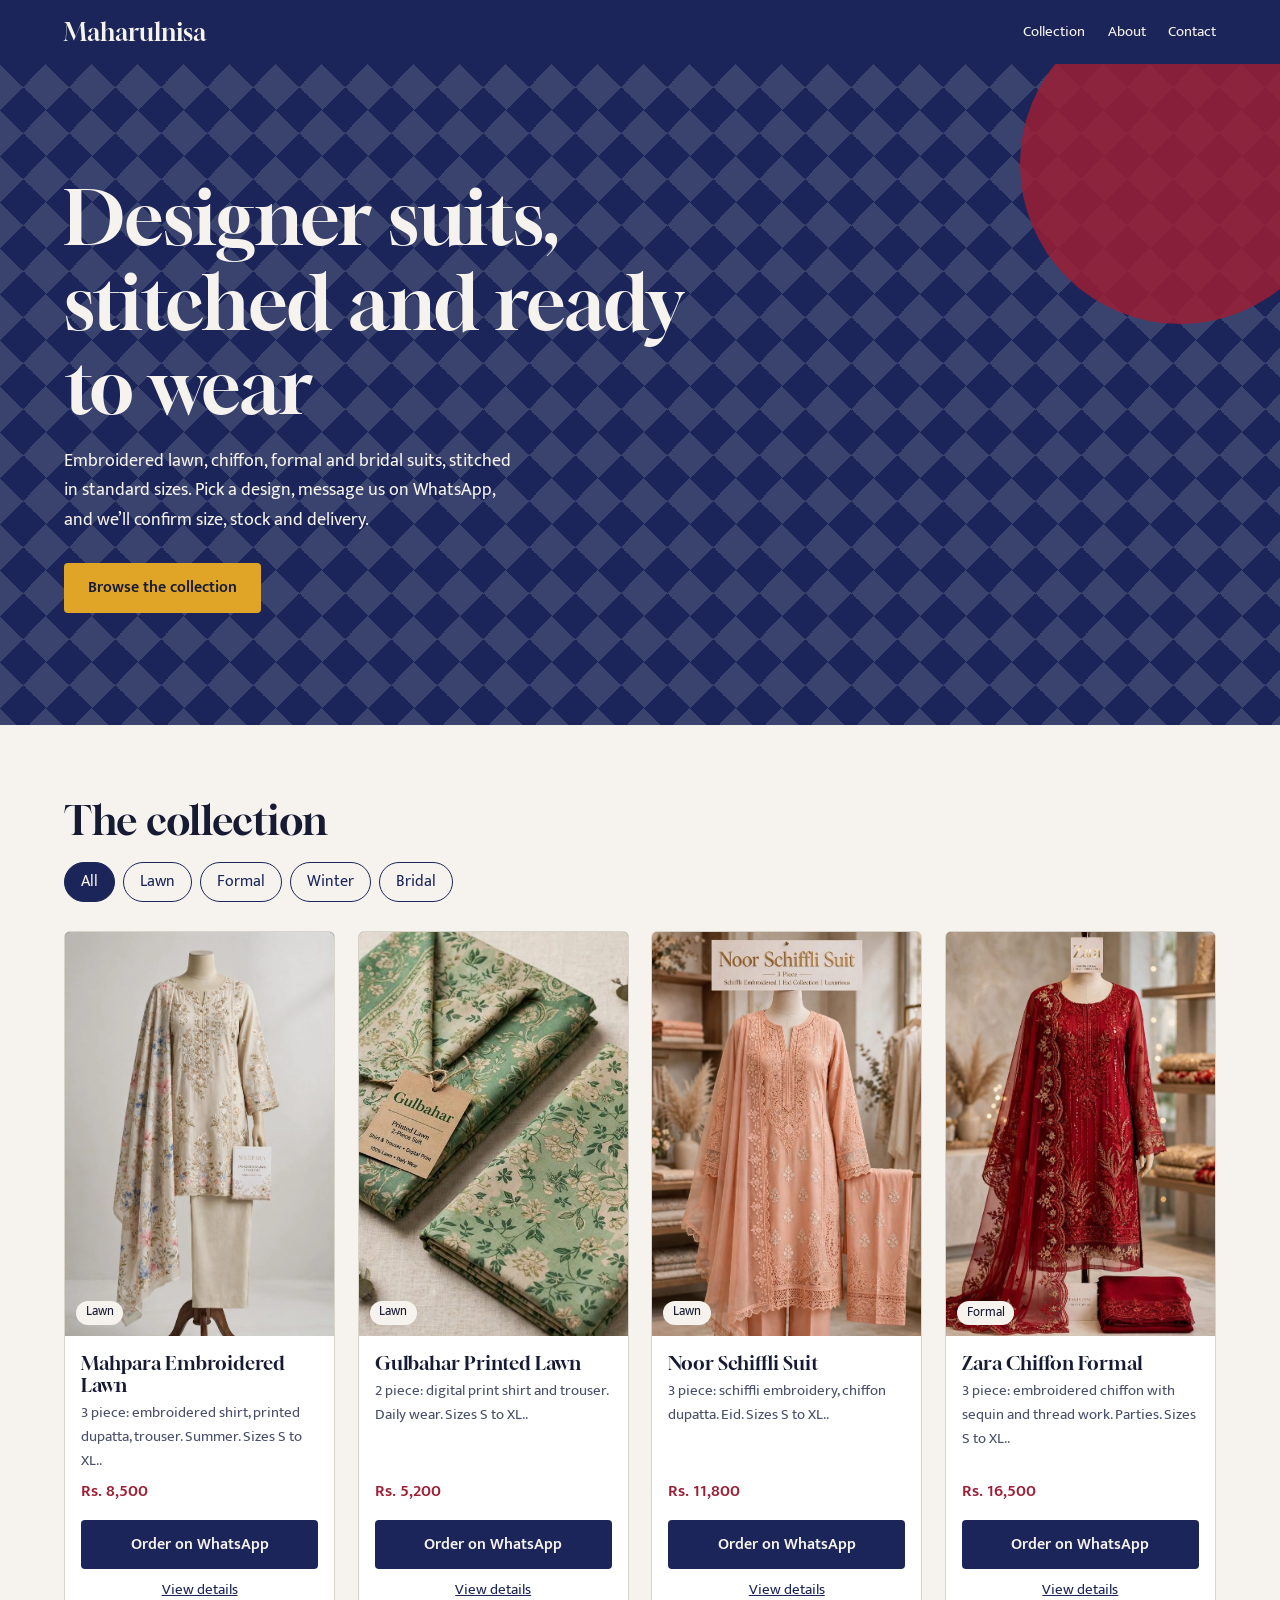
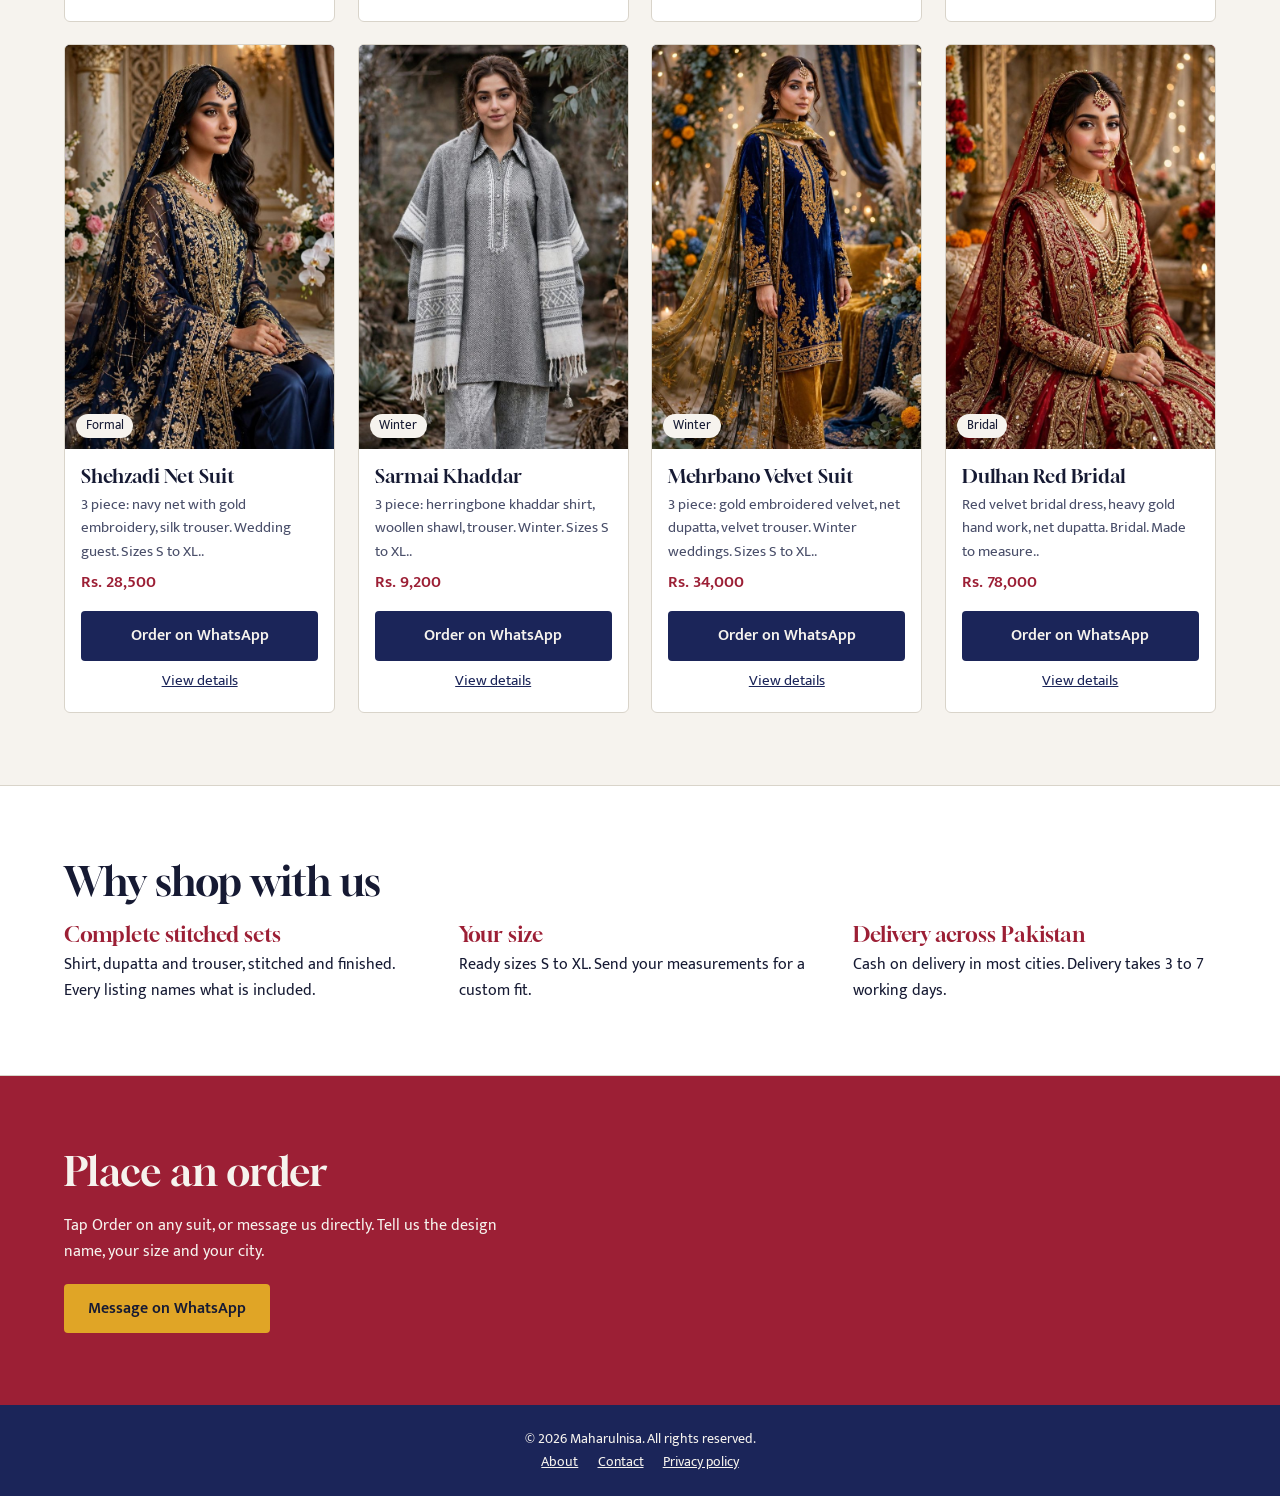
<file: index.html>
<!DOCTYPE html>
<html lang="en">
<head>
<meta charset="utf-8">
<meta name="viewport" content="width=device-width, initial-scale=1">
<title>Maharulnisa – Pakistani Designer Suits | Lawn, Formal, Bridal</title>
<meta name="description" content="Stitched Pakistani designer suits: lawn, chiffon, formal, winter and bridal wear. Order on WhatsApp.">
<link rel="canonical" href="https://maharulnisa65.github.io/libass-Pakistani-45/">
<meta name="robots" content="index, follow">
<meta name="theme-color" content="#1b2559">
<meta name="keywords" content="Pakistani dresses, designer suits, lawn suits, chiffon formal, bridal dress, winter khaddar, velvet suit, Pakistani libas, order on WhatsApp">
<meta property="og:type" content="website">
<meta property="og:site_name" content="Maharulnisa">
<meta property="og:title" content="Maharulnisa – Pakistani Designer Suits">
<meta property="og:description" content="Lawn, formal, winter and bridal suits. Pick a design and order on WhatsApp.">
<meta property="og:url" content="https://maharulnisa65.github.io/libass-Pakistani-45/">
<meta property="og:image" content="https://maharulnisa65.github.io/libass-Pakistani-45/images/dulhan.jpg">
<meta name="twitter:card" content="summary_large_image">
<meta name="twitter:title" content="Maharulnisa – Pakistani Designer Suits">
<meta name="twitter:image" content="https://maharulnisa65.github.io/libass-Pakistani-45/images/dulhan.jpg">
<link rel="icon" href="data:image/svg+xml,%3Csvg xmlns='http://www.w3.org/2000/svg' viewBox='0 0 100 100'%3E%3Crect width='100' height='100' rx='18' fill='%231b2559'/%3E%3Ctext x='50' y='68' font-size='58' text-anchor='middle' fill='%23e0a526' font-family='Georgia'%3EM%3C/text%3E%3C/svg%3E">
<script type="application/ld+json">{"@context": "https://schema.org", "@graph": [{"@type": "Store", "@id": "https://maharulnisa65.github.io/libass-Pakistani-45/#store", "name": "Maharulnisa", "url": "https://maharulnisa65.github.io/libass-Pakistani-45/", "description": "Pakistani designer suits: lawn, formal, winter and bridal wear. Order on WhatsApp.", "image": "https://maharulnisa65.github.io/libass-Pakistani-45/images/dulhan.jpg", "areaServed": "PK", "priceRange": "Rs. 5,000 - Rs. 80,000", "currenciesAccepted": "PKR"}, {"@type": "ItemList", "name": "Maharulnisa suit collection", "itemListElement": [{"@type": "ListItem", "position": 1, "item": {"@type": "Product", "name": "Mahpara Embroidered Lawn", "description": "3 piece: embroidered shirt, printed dupatta, trouser", "image": "https://maharulnisa65.github.io/libass-Pakistani-45/images/mahpara.jpg", "brand": {"@type": "Brand", "name": "Maharulnisa"}, "offers": {"@type": "Offer", "priceCurrency": "PKR", "price": "8500", "availability": "https://schema.org/InStock", "url": "https://maharulnisa65.github.io/libass-Pakistani-45/#collection"}}}, {"@type": "ListItem", "position": 2, "item": {"@type": "Product", "name": "Gulbahar Printed Lawn", "description": "2 piece: digital print shirt and trouser", "image": "https://maharulnisa65.github.io/libass-Pakistani-45/images/gulbahar.jpg", "brand": {"@type": "Brand", "name": "Maharulnisa"}, "offers": {"@type": "Offer", "priceCurrency": "PKR", "price": "5200", "availability": "https://schema.org/InStock", "url": "https://maharulnisa65.github.io/libass-Pakistani-45/#collection"}}}, {"@type": "ListItem", "position": 3, "item": {"@type": "Product", "name": "Noor Schiffli Suit", "description": "3 piece: schiffli embroidery, chiffon dupatta", "image": "https://maharulnisa65.github.io/libass-Pakistani-45/images/noor.jpg", "brand": {"@type": "Brand", "name": "Maharulnisa"}, "offers": {"@type": "Offer", "priceCurrency": "PKR", "price": "11800", "availability": "https://schema.org/InStock", "url": "https://maharulnisa65.github.io/libass-Pakistani-45/#collection"}}}, {"@type": "ListItem", "position": 4, "item": {"@type": "Product", "name": "Zara Chiffon Formal", "description": "3 piece: embroidered chiffon with sequin and thread work", "image": "https://maharulnisa65.github.io/libass-Pakistani-45/images/zara.jpg", "brand": {"@type": "Brand", "name": "Maharulnisa"}, "offers": {"@type": "Offer", "priceCurrency": "PKR", "price": "16500", "availability": "https://schema.org/InStock", "url": "https://maharulnisa65.github.io/libass-Pakistani-45/#collection"}}}, {"@type": "ListItem", "position": 5, "item": {"@type": "Product", "name": "Shehzadi Net Suit", "description": "3 piece: navy net with gold embroidery, silk trouser", "image": "https://maharulnisa65.github.io/libass-Pakistani-45/images/shehzadi.jpg", "brand": {"@type": "Brand", "name": "Maharulnisa"}, "offers": {"@type": "Offer", "priceCurrency": "PKR", "price": "28500", "availability": "https://schema.org/InStock", "url": "https://maharulnisa65.github.io/libass-Pakistani-45/#collection"}}}, {"@type": "ListItem", "position": 6, "item": {"@type": "Product", "name": "Sarmai Khaddar", "description": "3 piece: herringbone khaddar shirt, woollen shawl, trouser", "image": "https://maharulnisa65.github.io/libass-Pakistani-45/images/sarmai.jpg", "brand": {"@type": "Brand", "name": "Maharulnisa"}, "offers": {"@type": "Offer", "priceCurrency": "PKR", "price": "9200", "availability": "https://schema.org/InStock", "url": "https://maharulnisa65.github.io/libass-Pakistani-45/#collection"}}}, {"@type": "ListItem", "position": 7, "item": {"@type": "Product", "name": "Mehrbano Velvet Suit", "description": "3 piece: gold embroidered velvet, net dupatta, velvet trouser", "image": "https://maharulnisa65.github.io/libass-Pakistani-45/images/mehrbano.jpg", "brand": {"@type": "Brand", "name": "Maharulnisa"}, "offers": {"@type": "Offer", "priceCurrency": "PKR", "price": "34000", "availability": "https://schema.org/InStock", "url": "https://maharulnisa65.github.io/libass-Pakistani-45/#collection"}}}, {"@type": "ListItem", "position": 8, "item": {"@type": "Product", "name": "Dulhan Red Bridal", "description": "Red velvet bridal dress, heavy gold hand work, net dupatta", "image": "https://maharulnisa65.github.io/libass-Pakistani-45/images/dulhan.jpg", "brand": {"@type": "Brand", "name": "Maharulnisa"}, "offers": {"@type": "Offer", "priceCurrency": "PKR", "price": "78000", "availability": "https://schema.org/InStock", "url": "https://maharulnisa65.github.io/libass-Pakistani-45/#collection"}}}]}]}</script>
<link rel="preconnect" href="https://fonts.googleapis.com">
<link rel="preconnect" href="https://fonts.gstatic.com" crossorigin>
<link href="https://fonts.googleapis.com/css2?family=Gloock&family=Mukta:wght@400;600&display=swap" rel="stylesheet">
<link rel="stylesheet" href="style.css">
</head>
<body>
<header>
  <a class="logo" href="#top">Maharulnisa</a>
  <nav><a href="#collection">Collection</a><a href="about.html">About</a><a href="contact.html">Contact</a></nav>
</header>

<main id="top">
<div class="hero">
  <h1>Designer suits, stitched and ready to wear</h1>
  <p>Embroidered lawn, chiffon, formal and bridal suits, stitched in standard sizes. Pick a design, message us on WhatsApp, and we’ll confirm size, stock and delivery.</p>
  <a class="btn" href="#collection">Browse the collection</a>
</div>

<section id="collection">
  <h2>The collection</h2>
  <div class="filters" id="filters" role="group" aria-label="Filter suits by type"></div>
  <div class="grid" id="grid"></div>
  <noscript><p>Please turn on JavaScript to see the suits.</p></noscript>
</section>

<section class="about" id="about">
  <h2>Why shop with us</h2>
  <div class="cols">
    <div><h3>Complete stitched sets</h3><p>Shirt, dupatta and trouser, stitched and finished. Every listing names what is included.</p></div>
    <div><h3>Your size</h3><p>Ready sizes S to XL. Send your measurements for a custom fit.</p></div>
    <div><h3>Delivery across Pakistan</h3><p>Cash on delivery in most cities. Delivery takes 3 to 7 working days.</p></div>
  </div>
</section>

<section id="contact">
  <h2>Place an order</h2>
  <p>Tap Order on any suit, or message us directly. Tell us the design name, your size and your city.</p>
  <a class="btn" id="wa" href="#">Message on WhatsApp</a>
</section>
</main>

<footer>© 2026 Maharulnisa. All rights reserved.<br><a href="about.html">About</a><a href="contact.html">Contact</a><a href="privacy-policy.html">Privacy policy</a></footer>

<script src="config.js"></script>
<script>
// ===== EDIT THESE =====
// WhatsApp number is set in config.js
var DRESSES = [
 // i = photo file name inside the "images" folder. If the photo is missing, a colour pattern shows instead.
 {n:"Mahpara Embroidered Lawn",t:"Lawn",f:"3 piece: embroidered shirt, printed dupatta, trouser",o:"Summer. Sizes S to XL.",p:8500,i:"mahpara.jpg",c:["#1b2559","#e0a526"]},
 {n:"Gulbahar Printed Lawn",t:"Lawn",f:"2 piece: digital print shirt and trouser",o:"Daily wear. Sizes S to XL.",p:5200,i:"gulbahar.jpg",c:["#2f6f62","#f0d9a8"]},
 {n:"Noor Schiffli Suit",t:"Lawn",f:"3 piece: schiffli embroidery, chiffon dupatta",o:"Eid. Sizes S to XL.",p:11800,i:"noor.jpg",c:["#e8967a","#fff4e6"]},
 {n:"Zara Chiffon Formal",t:"Formal",f:"3 piece: embroidered chiffon with sequin and thread work",o:"Parties. Sizes S to XL.",p:16500,i:"zara.jpg",c:["#9c1f35","#f6f3ee"]},
 {n:"Shehzadi Net Suit",t:"Formal",f:"3 piece: navy net with gold embroidery, silk trouser",o:"Wedding guest. Sizes S to XL.",p:28500,i:"shehzadi.jpg",c:["#1b2559","#c9a24a"]},
 {n:"Sarmai Khaddar",t:"Winter",f:"3 piece: herringbone khaddar shirt, woollen shawl, trouser",o:"Winter. Sizes S to XL.",p:9200,i:"sarmai.jpg",c:["#4a4f6a","#e5e0d4"]},
 {n:"Mehrbano Velvet Suit",t:"Winter",f:"3 piece: gold embroidered velvet, net dupatta, velvet trouser",o:"Winter weddings. Sizes S to XL.",p:34000,i:"mehrbano.jpg",c:["#161a33","#e0a526"]},
 {n:"Dulhan Red Bridal",t:"Bridal",f:"Red velvet bridal dress, heavy gold hand work, net dupatta",o:"Bridal. Made to measure.",p:78000,i:"dulhan.jpg",c:["#8a1329","#e0a526"]}
];
// ======================
var types=["All"].concat(DRESSES.map(function(d){return d.t}).filter(function(v,i,a){return a.indexOf(v)===i}));
var grid=document.getElementById("grid"),fl=document.getElementById("filters"),cur="All";
function pkr(n){return "Rs. "+n.toLocaleString("en-PK")}
function wa(msg){return "https://wa.me/"+WHATSAPP+"?text="+encodeURIComponent(msg)}
function esc(s){return String(s).replace(/[&<>"]/g,function(c){return {"&":"&amp;","<":"&lt;",">":"&gt;",'"':"&quot;"}[c]})}
function render(){
  grid.innerHTML=DRESSES.filter(function(d){return cur==="All"||d.t===cur}).map(function(d){
    var bg="repeating-conic-gradient(from 45deg,"+d.c[1]+" 0 25%,transparent 0 50%) 0 0/36px 36px,"+d.c[0];
    return '<article class="card"><div class="swatch" style="background:'+bg+'"><img src="images/'+esc(d.i)+'" alt="'+esc(d.n)+'" loading="lazy" onerror="this.remove()"><span>'+esc(d.t)+'</span></div>'+
    '<div class="info"><h3>'+esc(d.n)+'</h3><p>'+esc(d.f)+'. '+esc(d.o)+'.</p><div class="price">'+pkr(d.p)+'</div>'+
    '<a class="btn" target="_blank" rel="noopener" href="'+wa("Assalam o Alaikum, I want to order: "+d.n+" ("+pkr(d.p)+")")+'">Order on WhatsApp</a><a class="more" href="suit-'+esc(d.i.replace(".jpg",""))+'.html">View details</a></div></article>';
  }).join("");
}
types.forEach(function(t){
  var b=document.createElement("button");b.textContent=t;b.setAttribute("aria-pressed",t===cur);
  b.onclick=function(){cur=t;[].forEach.call(fl.children,function(x){x.setAttribute("aria-pressed",x===b)});render()};
  fl.appendChild(b);
});
document.getElementById("wa").href=wa("Assalam o Alaikum, I want to order a dress.");
render();
</script>
</body>
</html>
</file>
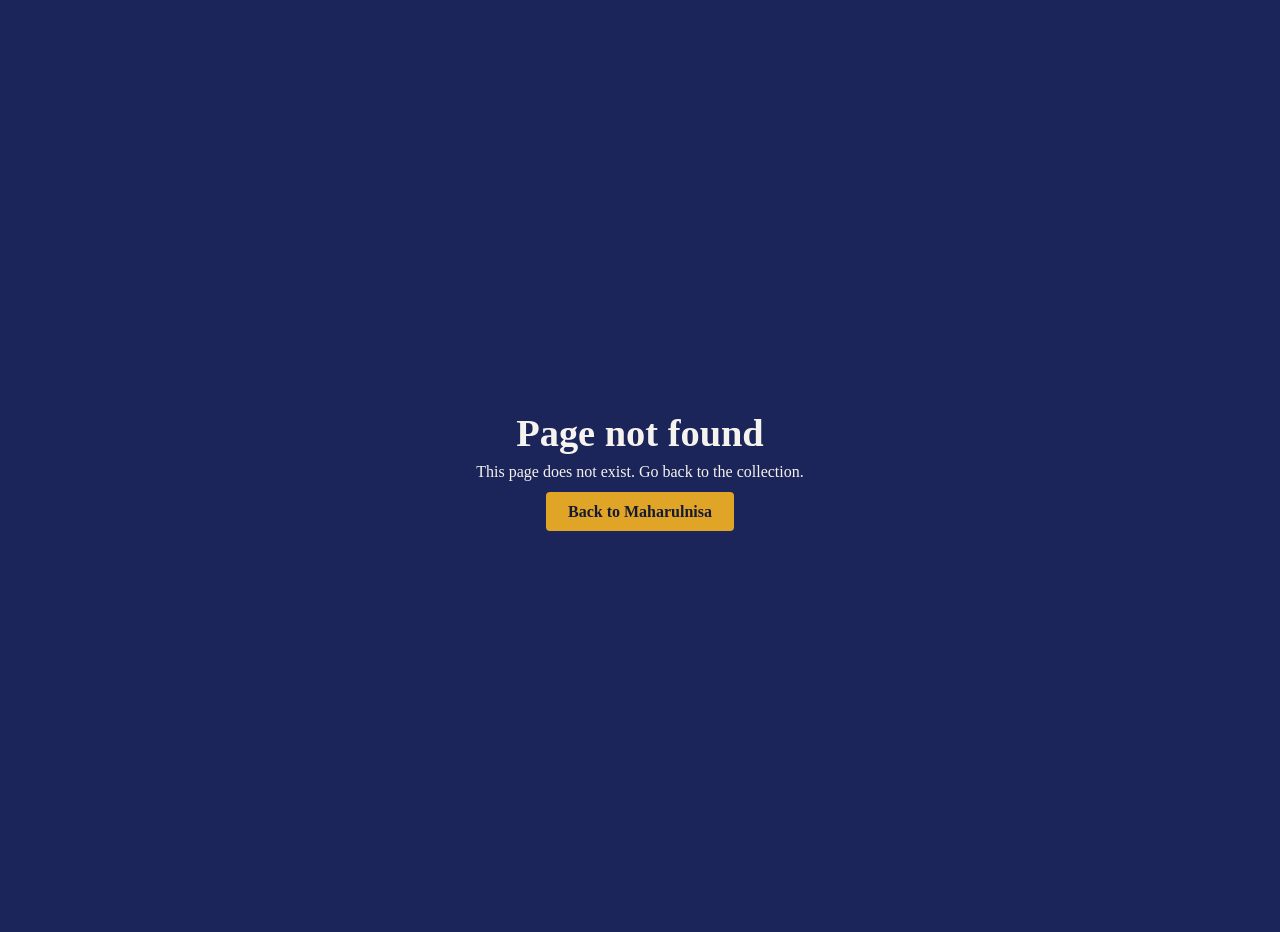
<file: 404 (1).html>
<!DOCTYPE html>
<html lang="en"><head><meta charset="utf-8"><meta name="viewport" content="width=device-width, initial-scale=1">
<title>Page not found – Maharulnisa</title><meta name="robots" content="noindex">
<style>body{margin:0;min-height:100vh;display:grid;place-items:center;background:#1b2559;color:#f6f3ee;font-family:Georgia,serif;text-align:center;padding:1rem}
h1{font-size:2.4rem;margin:0 0 .5rem}p{margin:0 0 1.4rem}a{background:#e0a526;color:#161a33;padding:.7rem 1.4rem;border-radius:4px;text-decoration:none;font-weight:bold}</style></head>
<body><main><h1>Page not found</h1><p>This page does not exist. Go back to the collection.</p><a href="./">Back to Maharulnisa</a></main></body></html>
</file>
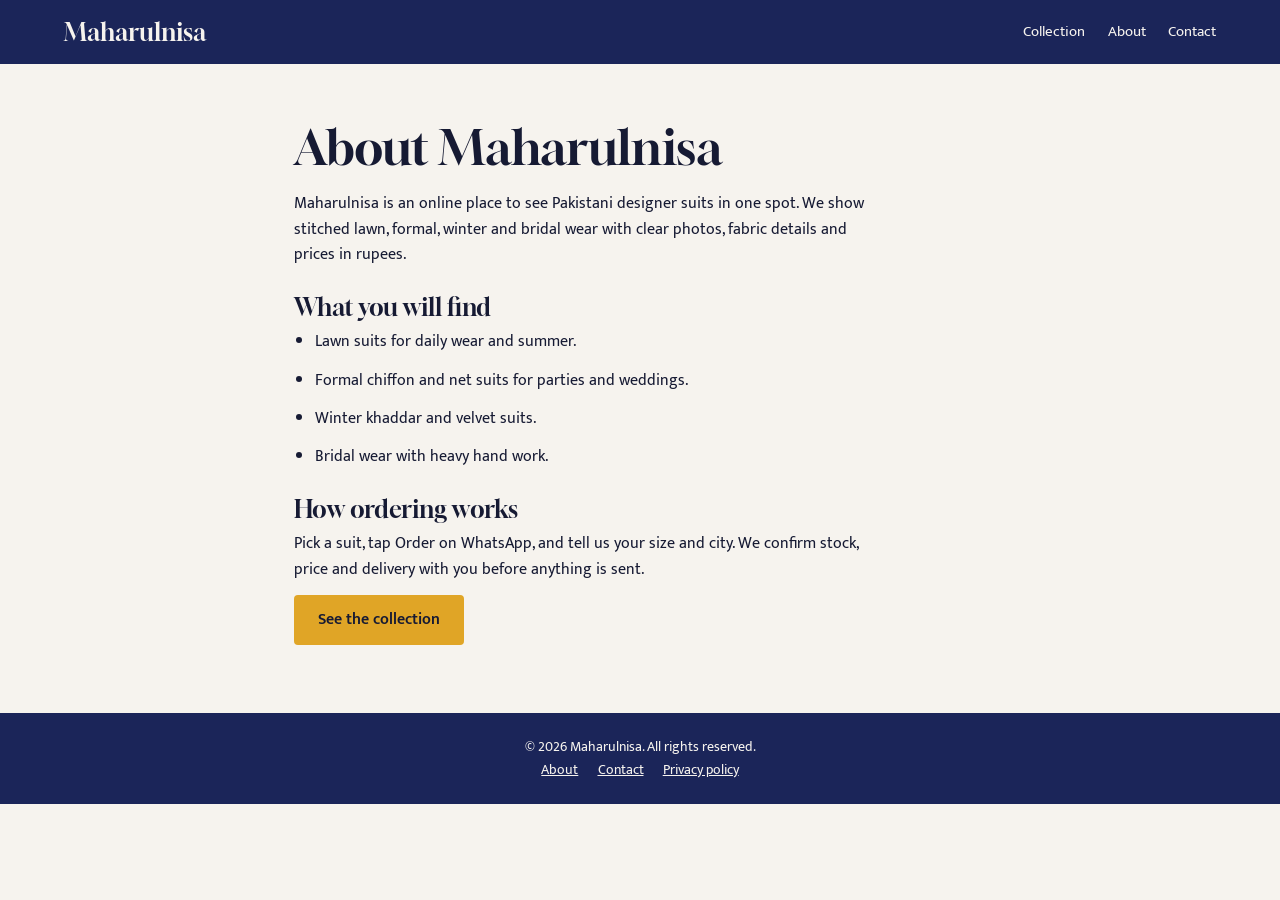
<file: about (1).html>
<!DOCTYPE html>
<html lang="en">
<head>
<meta charset="utf-8">
<meta name="viewport" content="width=device-width, initial-scale=1">
<title>About Maharulnisa – Pakistani Designer Suits</title>
<meta name="description" content="Maharulnisa sells stitched Pakistani designer suits: lawn, formal, winter and bridal wear. Learn how we work.">
<link rel="canonical" href="https://maharulnisa65.github.io/libass-Pakistani-45/about.html">
<meta name="robots" content="index, follow">
<meta name="theme-color" content="#1b2559">
<meta property="og:type" content="website">
<meta property="og:site_name" content="Maharulnisa">
<meta property="og:title" content="About Maharulnisa – Pakistani Designer Suits">
<meta property="og:description" content="Maharulnisa sells stitched Pakistani designer suits: lawn, formal, winter and bridal wear. Learn how we work.">
<meta property="og:url" content="https://maharulnisa65.github.io/libass-Pakistani-45/about.html">
<meta property="og:image" content="https://maharulnisa65.github.io/libass-Pakistani-45/images/dulhan.jpg">
<meta name="twitter:card" content="summary_large_image">
<link rel="icon" href="data:image/svg+xml,%3Csvg xmlns='http://www.w3.org/2000/svg' viewBox='0 0 100 100'%3E%3Crect width='100' height='100' rx='18' fill='%231b2559'/%3E%3Ctext x='50' y='68' font-size='58' text-anchor='middle' fill='%23e0a526' font-family='Georgia'%3EM%3C/text%3E%3C/svg%3E">

<link rel="preconnect" href="https://fonts.googleapis.com"><link rel="preconnect" href="https://fonts.gstatic.com" crossorigin><link href="https://fonts.googleapis.com/css2?family=Gloock&family=Mukta:wght@400;600&display=swap" rel="stylesheet">
<link rel="stylesheet" href="style.css">
</head>
<body>
<header>
  <a class="logo" href="index.html">Maharulnisa</a>
  <nav><a href="index.html#collection">Collection</a><a href="about.html">About</a><a href="contact.html">Contact</a></nav>
</header>
<main class="page">
<h1>About Maharulnisa</h1>
<p>Maharulnisa is an online place to see Pakistani designer suits in one spot. We show stitched lawn, formal, winter and bridal wear with clear photos, fabric details and prices in rupees.</p>
<h2>What you will find</h2>
<ul><li>Lawn suits for daily wear and summer.</li><li>Formal chiffon and net suits for parties and weddings.</li><li>Winter khaddar and velvet suits.</li><li>Bridal wear with heavy hand work.</li></ul>
<h2>How ordering works</h2>
<p>Pick a suit, tap Order on WhatsApp, and tell us your size and city. We confirm stock, price and delivery with you before anything is sent.</p>
<p><a class="btn" href="index.html#collection">See the collection</a></p>
</main>
<footer>© 2026 Maharulnisa. All rights reserved.<br><a href="about.html">About</a><a href="contact.html">Contact</a><a href="privacy-policy.html">Privacy policy</a></footer>
<script src="config.js"></script>
<script>

</script>
</body>
</html>
</file>
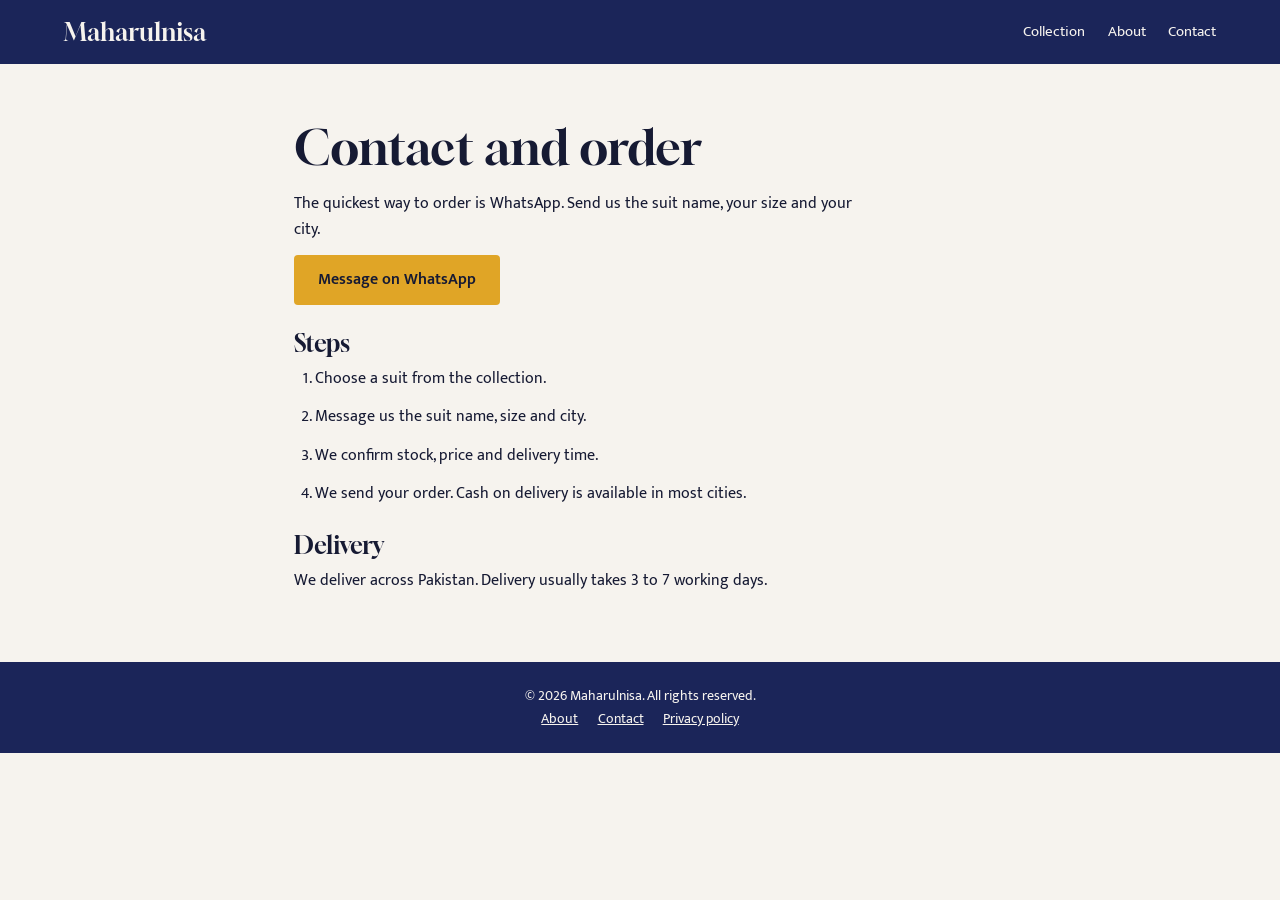
<file: contact (2).html>
<!DOCTYPE html>
<html lang="en">
<head>
<meta charset="utf-8">
<meta name="viewport" content="width=device-width, initial-scale=1">
<title>Contact and Order – Maharulnisa</title>
<meta name="description" content="Order Pakistani designer suits on WhatsApp. Send the suit name, your size and your city.">
<link rel="canonical" href="https://maharulnisa65.github.io/libass-Pakistani-45/contact.html">
<meta name="robots" content="index, follow">
<meta name="theme-color" content="#1b2559">
<meta property="og:type" content="website">
<meta property="og:site_name" content="Maharulnisa">
<meta property="og:title" content="Contact and Order – Maharulnisa">
<meta property="og:description" content="Order Pakistani designer suits on WhatsApp. Send the suit name, your size and your city.">
<meta property="og:url" content="https://maharulnisa65.github.io/libass-Pakistani-45/contact.html">
<meta property="og:image" content="https://maharulnisa65.github.io/libass-Pakistani-45/images/dulhan.jpg">
<meta name="twitter:card" content="summary_large_image">
<link rel="icon" href="data:image/svg+xml,%3Csvg xmlns='http://www.w3.org/2000/svg' viewBox='0 0 100 100'%3E%3Crect width='100' height='100' rx='18' fill='%231b2559'/%3E%3Ctext x='50' y='68' font-size='58' text-anchor='middle' fill='%23e0a526' font-family='Georgia'%3EM%3C/text%3E%3C/svg%3E">

<link rel="preconnect" href="https://fonts.googleapis.com"><link rel="preconnect" href="https://fonts.gstatic.com" crossorigin><link href="https://fonts.googleapis.com/css2?family=Gloock&family=Mukta:wght@400;600&display=swap" rel="stylesheet">
<link rel="stylesheet" href="style.css">
</head>
<body>
<header>
  <a class="logo" href="index.html">Maharulnisa</a>
  <nav><a href="index.html#collection">Collection</a><a href="about.html">About</a><a href="contact.html">Contact</a></nav>
</header>
<main class="page">
<h1>Contact and order</h1>
<p>The quickest way to order is WhatsApp. Send us the suit name, your size and your city.</p>
<p><a class="btn" id="wa" href="#">Message on WhatsApp</a></p>
<h2>Steps</h2>
<ol><li>Choose a suit from the collection.</li><li>Message us the suit name, size and city.</li><li>We confirm stock, price and delivery time.</li><li>We send your order. Cash on delivery is available in most cities.</li></ol>
<h2>Delivery</h2>
<p>We deliver across Pakistan. Delivery usually takes 3 to 7 working days.</p>
</main>
<footer>© 2026 Maharulnisa. All rights reserved.<br><a href="about.html">About</a><a href="contact.html">Contact</a><a href="privacy-policy.html">Privacy policy</a></footer>
<script src="config.js"></script>
<script>
var w=document.getElementById("wa");if(w){w.href="https://wa.me/"+WHATSAPP+"?text="+encodeURIComponent(w.dataset.msg||"Assalam o Alaikum, I want to order a dress.")}
</script>
</body>
</html>
</file>
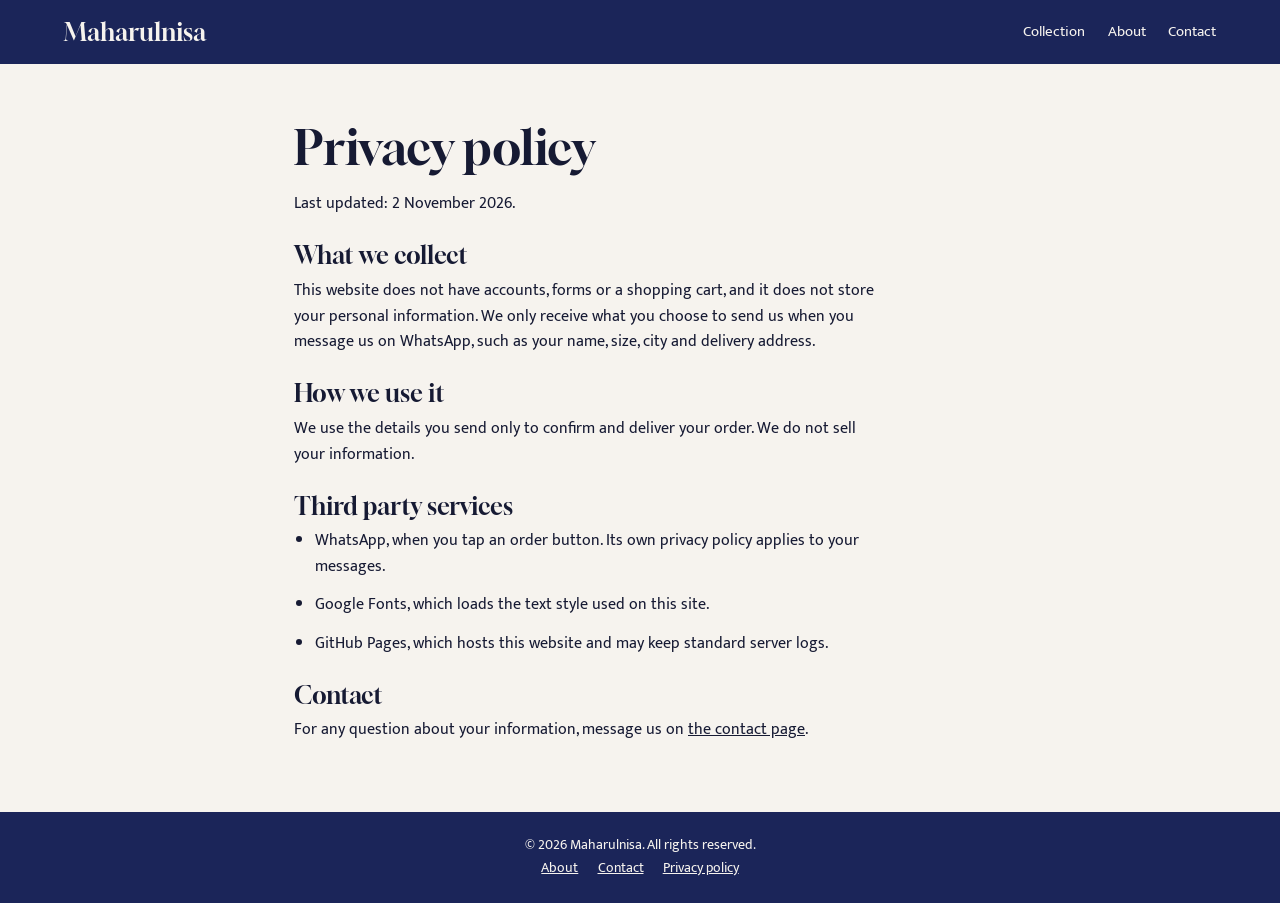
<file: privacy-policy (1).html>
<!DOCTYPE html>
<html lang="en">
<head>
<meta charset="utf-8">
<meta name="viewport" content="width=device-width, initial-scale=1">
<title>Privacy Policy – Maharulnisa</title>
<meta name="description" content="How Maharulnisa handles your information.">
<link rel="canonical" href="https://maharulnisa65.github.io/libass-Pakistani-45/privacy-policy.html">
<meta name="robots" content="noindex, follow">
<meta name="theme-color" content="#1b2559">
<meta property="og:type" content="website">
<meta property="og:site_name" content="Maharulnisa">
<meta property="og:title" content="Privacy Policy – Maharulnisa">
<meta property="og:description" content="How Maharulnisa handles your information.">
<meta property="og:url" content="https://maharulnisa65.github.io/libass-Pakistani-45/privacy-policy.html">
<meta property="og:image" content="https://maharulnisa65.github.io/libass-Pakistani-45/images/dulhan.jpg">
<meta name="twitter:card" content="summary_large_image">
<link rel="icon" href="data:image/svg+xml,%3Csvg xmlns='http://www.w3.org/2000/svg' viewBox='0 0 100 100'%3E%3Crect width='100' height='100' rx='18' fill='%231b2559'/%3E%3Ctext x='50' y='68' font-size='58' text-anchor='middle' fill='%23e0a526' font-family='Georgia'%3EM%3C/text%3E%3C/svg%3E">

<link rel="preconnect" href="https://fonts.googleapis.com"><link rel="preconnect" href="https://fonts.gstatic.com" crossorigin><link href="https://fonts.googleapis.com/css2?family=Gloock&family=Mukta:wght@400;600&display=swap" rel="stylesheet">
<link rel="stylesheet" href="style.css">
</head>
<body>
<header>
  <a class="logo" href="index.html">Maharulnisa</a>
  <nav><a href="index.html#collection">Collection</a><a href="about.html">About</a><a href="contact.html">Contact</a></nav>
</header>
<main class="page">
<h1>Privacy policy</h1>
<p>Last updated: 2 November 2026.</p>
<h2>What we collect</h2>
<p>This website does not have accounts, forms or a shopping cart, and it does not store your personal information. We only receive what you choose to send us when you message us on WhatsApp, such as your name, size, city and delivery address.</p>
<h2>How we use it</h2>
<p>We use the details you send only to confirm and deliver your order. We do not sell your information.</p>
<h2>Third party services</h2>
<ul><li>WhatsApp, when you tap an order button. Its own privacy policy applies to your messages.</li><li>Google Fonts, which loads the text style used on this site.</li><li>GitHub Pages, which hosts this website and may keep standard server logs.</li></ul>
<h2>Contact</h2>
<p>For any question about your information, message us on <a href="contact.html">the contact page</a>.</p>
</main>
<footer>© 2026 Maharulnisa. All rights reserved.<br><a href="about.html">About</a><a href="contact.html">Contact</a><a href="privacy-policy.html">Privacy policy</a></footer>
<script src="config.js"></script>
<script>

</script>
</body>
</html>
</file>
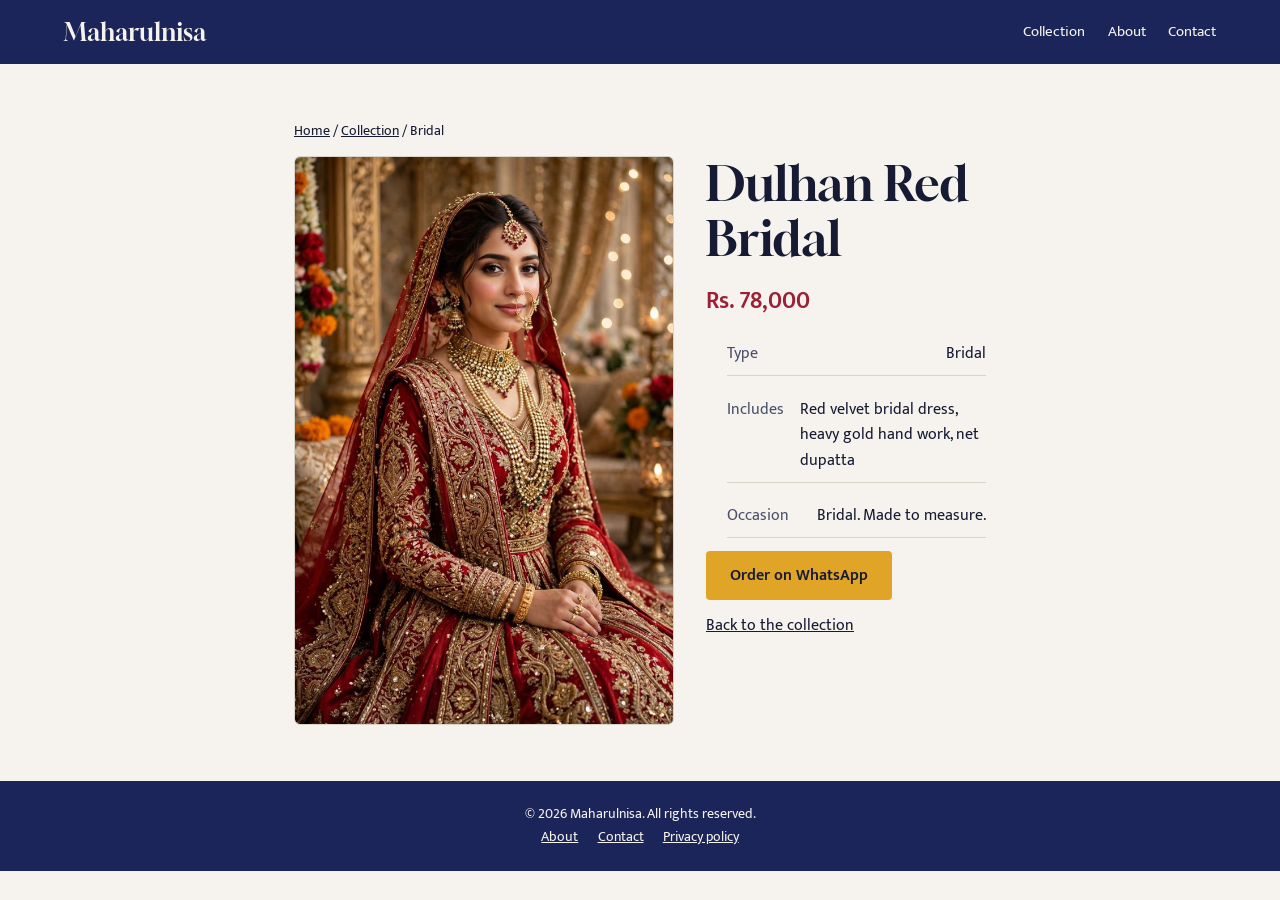
<file: suit-dulhan (1).html>
<!DOCTYPE html>
<html lang="en">
<head>
<meta charset="utf-8">
<meta name="viewport" content="width=device-width, initial-scale=1">
<title>Dulhan Red Bridal – Bridal Suit Rs. 78,000 | Maharulnisa</title>
<meta name="description" content="Dulhan Red Bridal: Red velvet bridal dress, heavy gold hand work, net dupatta. Bridal. Made to measure. Price Rs. 78,000. Order on WhatsApp.">
<link rel="canonical" href="https://maharulnisa65.github.io/libass-Pakistani-45/suit-dulhan.html">
<meta name="robots" content="index, follow">
<meta name="theme-color" content="#1b2559">
<meta property="og:type" content="website">
<meta property="og:site_name" content="Maharulnisa">
<meta property="og:title" content="Dulhan Red Bridal – Bridal Suit Rs. 78,000 | Maharulnisa">
<meta property="og:description" content="Dulhan Red Bridal: Red velvet bridal dress, heavy gold hand work, net dupatta. Bridal. Made to measure. Price Rs. 78,000. Order on WhatsApp.">
<meta property="og:url" content="https://maharulnisa65.github.io/libass-Pakistani-45/suit-dulhan.html">
<meta property="og:image" content="https://maharulnisa65.github.io/libass-Pakistani-45/images/dulhan.jpg">
<meta name="twitter:card" content="summary_large_image">
<link rel="icon" href="data:image/svg+xml,%3Csvg xmlns='http://www.w3.org/2000/svg' viewBox='0 0 100 100'%3E%3Crect width='100' height='100' rx='18' fill='%231b2559'/%3E%3Ctext x='50' y='68' font-size='58' text-anchor='middle' fill='%23e0a526' font-family='Georgia'%3EM%3C/text%3E%3C/svg%3E">
<script type="application/ld+json">{"@context": "https://schema.org", "@type": "Product", "name": "Dulhan Red Bridal", "description": "Red velvet bridal dress, heavy gold hand work, net dupatta. Bridal. Made to measure.", "image": "https://maharulnisa65.github.io/libass-Pakistani-45/images/dulhan.jpg", "brand": {"@type": "Brand", "name": "Maharulnisa"}, "offers": {"@type": "Offer", "priceCurrency": "PKR", "price": "78000", "availability": "https://schema.org/InStock", "url": "https://maharulnisa65.github.io/libass-Pakistani-45/suit-dulhan.html"}}</script>
<link rel="preconnect" href="https://fonts.googleapis.com"><link rel="preconnect" href="https://fonts.gstatic.com" crossorigin><link href="https://fonts.googleapis.com/css2?family=Gloock&family=Mukta:wght@400;600&display=swap" rel="stylesheet">
<link rel="stylesheet" href="style.css">
</head>
<body>
<header>
  <a class="logo" href="index.html">Maharulnisa</a>
  <nav><a href="index.html#collection">Collection</a><a href="about.html">About</a><a href="contact.html">Contact</a></nav>
</header>
<main class="page">
<p class="crumb"><a href="index.html">Home</a> / <a href="index.html#collection">Collection</a> / Bridal</p>
<div class="detail">
<img src="images/dulhan.jpg" alt="Dulhan Red Bridal" width="667" height="1000">
<div>
<h1>Dulhan Red Bridal</h1>
<div class="big">Rs. 78,000</div>
<ul class="facts"><li><span>Type</span><span>Bridal</span></li><li><span>Includes</span><span>Red velvet bridal dress, heavy gold hand work, net dupatta</span></li><li><span>Occasion</span><span>Bridal. Made to measure.</span></li></ul>
<p><a class="btn" id="wa" data-msg="Assalam o Alaikum, I want to order: Dulhan Red Bridal (Rs. 78,000)" href="contact.html">Order on WhatsApp</a></p>
<p><a href="index.html#collection">Back to the collection</a></p>
</div></div>
</main>
<footer>© 2026 Maharulnisa. All rights reserved.<br><a href="about.html">About</a><a href="contact.html">Contact</a><a href="privacy-policy.html">Privacy policy</a></footer>
<script src="config.js"></script>
<script>
var w=document.getElementById("wa");if(w){w.href="https://wa.me/"+WHATSAPP+"?text="+encodeURIComponent(w.dataset.msg||"Assalam o Alaikum, I want to order a dress.")}
</script>
</body>
</html>
</file>
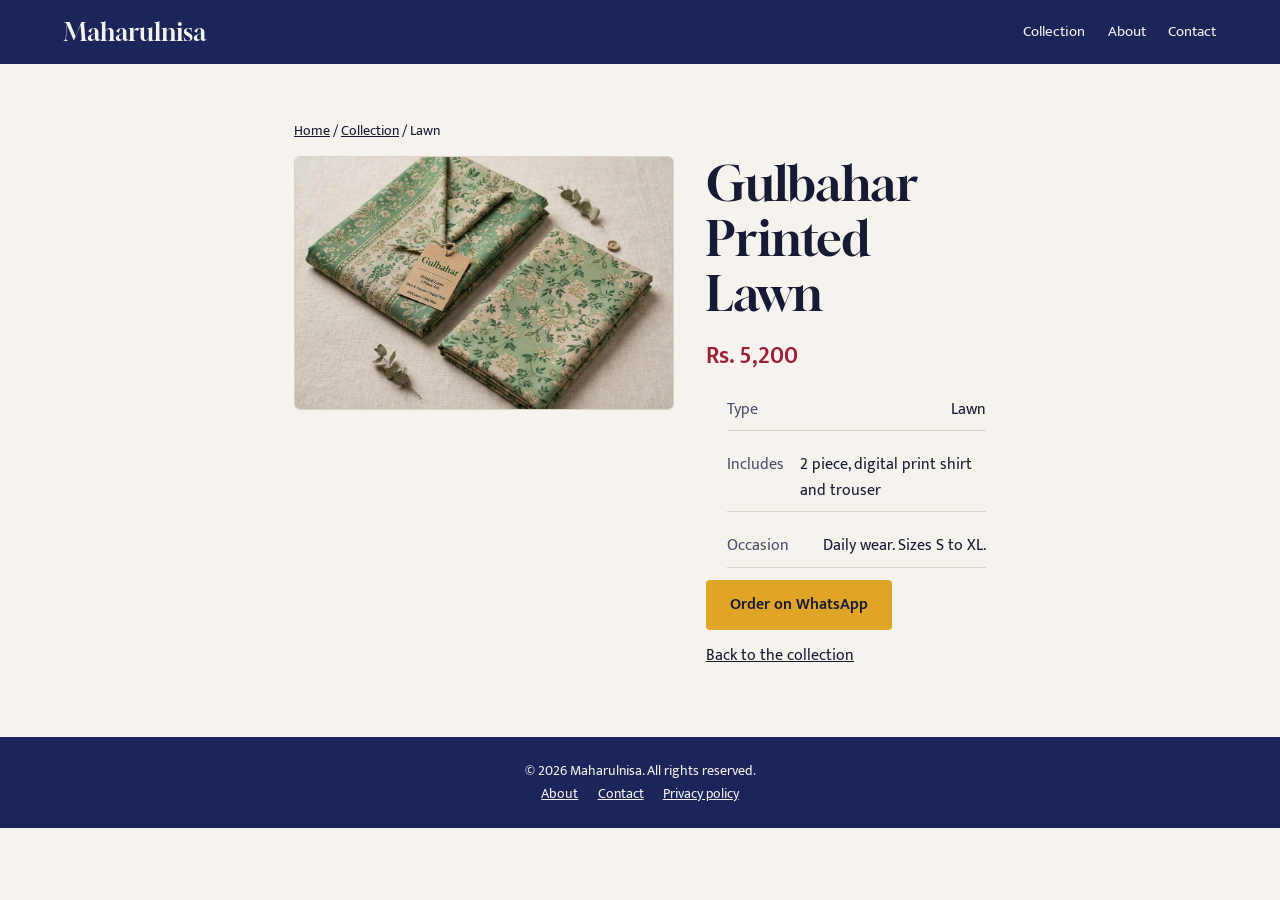
<file: suit-gulbahar.html>
<!DOCTYPE html>
<html lang="en">
<head>
<meta charset="utf-8">
<meta name="viewport" content="width=device-width, initial-scale=1">
<title>Gulbahar Printed Lawn – Lawn Suit Rs. 5,200 | Maharulnisa</title>
<meta name="description" content="Gulbahar Printed Lawn: 2 piece: digital print shirt and trouser. Daily wear. Sizes S to XL. Price Rs. 5,200. Order on WhatsApp.">
<link rel="canonical" href="https://maharulnisa65.github.io/libass-Pakistani-45/suit-gulbahar.html">
<meta name="robots" content="index, follow">
<meta name="theme-color" content="#1b2559">
<meta property="og:type" content="website">
<meta property="og:site_name" content="Maharulnisa">
<meta property="og:title" content="Gulbahar Printed Lawn – Lawn Suit Rs. 5,200 | Maharulnisa">
<meta property="og:description" content="Gulbahar Printed Lawn: 2 piece: digital print shirt and trouser. Daily wear. Sizes S to XL. Price Rs. 5,200. Order on WhatsApp.">
<meta property="og:url" content="https://maharulnisa65.github.io/libass-Pakistani-45/suit-gulbahar.html">
<meta property="og:image" content="https://maharulnisa65.github.io/libass-Pakistani-45/images/gulbahar.jpg">
<meta name="twitter:card" content="summary_large_image">
<link rel="icon" href="data:image/svg+xml,%3Csvg xmlns='http://www.w3.org/2000/svg' viewBox='0 0 100 100'%3E%3Crect width='100' height='100' rx='18' fill='%231b2559'/%3E%3Ctext x='50' y='68' font-size='58' text-anchor='middle' fill='%23e0a526' font-family='Georgia'%3EM%3C/text%3E%3C/svg%3E">
<script type="application/ld+json">{"@context": "https://schema.org", "@type": "Product", "name": "Gulbahar Printed Lawn", "description": "2 piece: digital print shirt and trouser. Daily wear. Sizes S to XL.", "image": "https://maharulnisa65.github.io/libass-Pakistani-45/images/gulbahar.jpg", "brand": {"@type": "Brand", "name": "Maharulnisa"}, "offers": {"@type": "Offer", "priceCurrency": "PKR", "price": "5200", "availability": "https://schema.org/InStock", "url": "https://maharulnisa65.github.io/libass-Pakistani-45/suit-gulbahar.html"}}</script>
<link rel="preconnect" href="https://fonts.googleapis.com"><link rel="preconnect" href="https://fonts.gstatic.com" crossorigin><link href="https://fonts.googleapis.com/css2?family=Gloock&family=Mukta:wght@400;600&display=swap" rel="stylesheet">
<link rel="stylesheet" href="style.css">
</head>
<body>
<header>
  <a class="logo" href="index.html">Maharulnisa</a>
  <nav><a href="index.html#collection">Collection</a><a href="about.html">About</a><a href="contact.html">Contact</a></nav>
</header>
<main class="page">
<p class="crumb"><a href="index.html">Home</a> / <a href="index.html#collection">Collection</a> / Lawn</p>
<div class="detail">
<img src="images/gulbahar.jpg" alt="Gulbahar Printed Lawn" width="667" height="1000">
<div>
<h1>Gulbahar Printed Lawn</h1>
<div class="big">Rs. 5,200</div>
<ul class="facts"><li><span>Type</span><span>Lawn</span></li><li><span>Includes</span><span>2 piece, digital print shirt and trouser</span></li><li><span>Occasion</span><span>Daily wear. Sizes S to XL.</span></li></ul>
<p><a class="btn" id="wa" data-msg="Assalam o Alaikum, I want to order: Gulbahar Printed Lawn (Rs. 5,200)" href="contact.html">Order on WhatsApp</a></p>
<p><a href="index.html#collection">Back to the collection</a></p>
</div></div>
</main>
<footer>© 2026 Maharulnisa. All rights reserved.<br><a href="about.html">About</a><a href="contact.html">Contact</a><a href="privacy-policy.html">Privacy policy</a></footer>
<script src="config.js"></script>
<script>
var w=document.getElementById("wa");if(w){w.href="https://wa.me/"+WHATSAPP+"?text="+encodeURIComponent(w.dataset.msg||"Assalam o Alaikum, I want to order a dress.")}
</script>
</body>
</html>
</file>
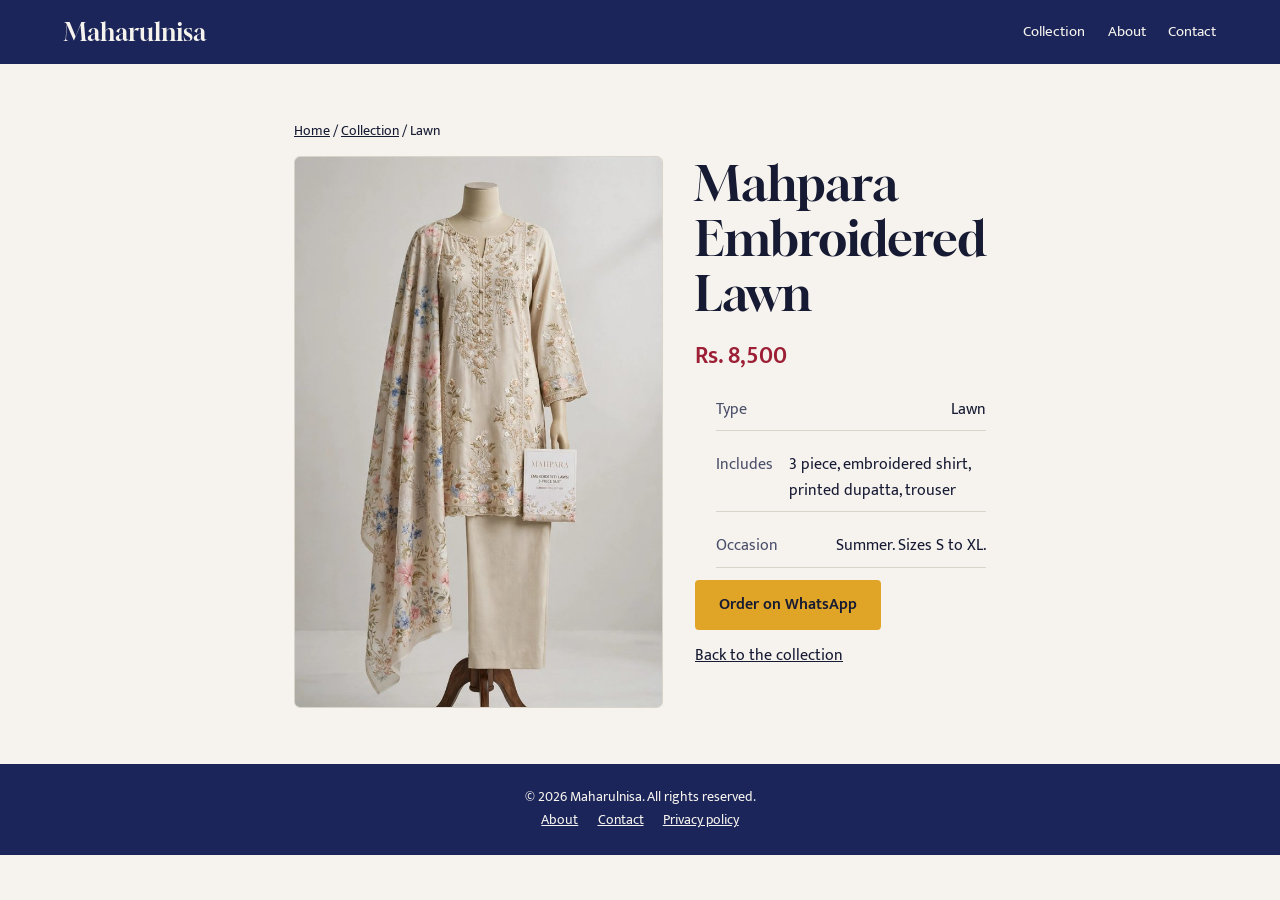
<file: suit-mahpara.html>
<!DOCTYPE html>
<html lang="en">
<head>
<meta charset="utf-8">
<meta name="viewport" content="width=device-width, initial-scale=1">
<title>Mahpara Embroidered Lawn – Lawn Suit Rs. 8,500 | Maharulnisa</title>
<meta name="description" content="Mahpara Embroidered Lawn: 3 piece: embroidered shirt, printed dupatta, trouser. Summer. Sizes S to XL. Price Rs. 8,500. Order on WhatsApp.">
<link rel="canonical" href="https://maharulnisa65.github.io/libass-Pakistani-45/suit-mahpara.html">
<meta name="robots" content="index, follow">
<meta name="theme-color" content="#1b2559">
<meta property="og:type" content="website">
<meta property="og:site_name" content="Maharulnisa">
<meta property="og:title" content="Mahpara Embroidered Lawn – Lawn Suit Rs. 8,500 | Maharulnisa">
<meta property="og:description" content="Mahpara Embroidered Lawn: 3 piece: embroidered shirt, printed dupatta, trouser. Summer. Sizes S to XL. Price Rs. 8,500. Order on WhatsApp.">
<meta property="og:url" content="https://maharulnisa65.github.io/libass-Pakistani-45/suit-mahpara.html">
<meta property="og:image" content="https://maharulnisa65.github.io/libass-Pakistani-45/images/mahpara.jpg">
<meta name="twitter:card" content="summary_large_image">
<link rel="icon" href="data:image/svg+xml,%3Csvg xmlns='http://www.w3.org/2000/svg' viewBox='0 0 100 100'%3E%3Crect width='100' height='100' rx='18' fill='%231b2559'/%3E%3Ctext x='50' y='68' font-size='58' text-anchor='middle' fill='%23e0a526' font-family='Georgia'%3EM%3C/text%3E%3C/svg%3E">
<script type="application/ld+json">{"@context": "https://schema.org", "@type": "Product", "name": "Mahpara Embroidered Lawn", "description": "3 piece: embroidered shirt, printed dupatta, trouser. Summer. Sizes S to XL.", "image": "https://maharulnisa65.github.io/libass-Pakistani-45/images/mahpara.jpg", "brand": {"@type": "Brand", "name": "Maharulnisa"}, "offers": {"@type": "Offer", "priceCurrency": "PKR", "price": "8500", "availability": "https://schema.org/InStock", "url": "https://maharulnisa65.github.io/libass-Pakistani-45/suit-mahpara.html"}}</script>
<link rel="preconnect" href="https://fonts.googleapis.com"><link rel="preconnect" href="https://fonts.gstatic.com" crossorigin><link href="https://fonts.googleapis.com/css2?family=Gloock&family=Mukta:wght@400;600&display=swap" rel="stylesheet">
<link rel="stylesheet" href="style.css">
</head>
<body>
<header>
  <a class="logo" href="index.html">Maharulnisa</a>
  <nav><a href="index.html#collection">Collection</a><a href="about.html">About</a><a href="contact.html">Contact</a></nav>
</header>
<main class="page">
<p class="crumb"><a href="index.html">Home</a> / <a href="index.html#collection">Collection</a> / Lawn</p>
<div class="detail">
<img src="images/mahpara.jpg" alt="Mahpara Embroidered Lawn" width="667" height="1000">
<div>
<h1>Mahpara Embroidered Lawn</h1>
<div class="big">Rs. 8,500</div>
<ul class="facts"><li><span>Type</span><span>Lawn</span></li><li><span>Includes</span><span>3 piece, embroidered shirt, printed dupatta, trouser</span></li><li><span>Occasion</span><span>Summer. Sizes S to XL.</span></li></ul>
<p><a class="btn" id="wa" data-msg="Assalam o Alaikum, I want to order: Mahpara Embroidered Lawn (Rs. 8,500)" href="contact.html">Order on WhatsApp</a></p>
<p><a href="index.html#collection">Back to the collection</a></p>
</div></div>
</main>
<footer>© 2026 Maharulnisa. All rights reserved.<br><a href="about.html">About</a><a href="contact.html">Contact</a><a href="privacy-policy.html">Privacy policy</a></footer>
<script src="config.js"></script>
<script>
var w=document.getElementById("wa");if(w){w.href="https://wa.me/"+WHATSAPP+"?text="+encodeURIComponent(w.dataset.msg||"Assalam o Alaikum, I want to order a dress.")}
</script>
</body>
</html>
</file>
<file: style.css>
:root{--indigo:#1b2559;--madder:#9c1f35;--bone:#f6f3ee;--ink:#161a33;--saffron:#e0a526;--line:#d9d4ca}
*{box-sizing:border-box;margin:0}
html{scroll-behavior:smooth}
body{font-family:Mukta,system-ui,sans-serif;background:var(--bone);color:var(--ink);line-height:1.6}
h1,h2,h3{font-family:Gloock,Georgia,serif;font-weight:400;line-height:1.15}
a{color:inherit}
:focus-visible{outline:3px solid var(--saffron);outline-offset:2px}
header{position:sticky;top:0;z-index:5;background:var(--indigo);color:var(--bone);display:flex;justify-content:space-between;align-items:center;padding:.8rem 5vw}
header .logo{font-family:Gloock,serif;font-size:1.5rem;text-decoration:none}
header nav a{margin-left:1.4rem;text-decoration:none;font-size:.95rem}
header nav a:hover{color:var(--saffron)}
.hero{background:var(--indigo);color:var(--bone);padding:clamp(3rem,9vw,7rem) 5vw;position:relative;overflow:hidden}
.hero::before{content:"";position:absolute;inset:0;opacity:.14;background:
 repeating-conic-gradient(from 45deg at 50% 50%,var(--bone) 0 25%,transparent 0 50%) 0 0/46px 46px}
.hero::after{content:"";position:absolute;right:-60px;top:-60px;width:320px;height:320px;border-radius:50%;background:var(--madder);opacity:.85}
.hero>*{position:relative;z-index:1;max-width:640px}
.hero h1{font-size:clamp(2.4rem,7vw,4.6rem);margin-bottom:1rem}
.hero p{font-size:1.15rem;margin-bottom:1.8rem;max-width:46ch}
.btn{display:inline-block;background:var(--saffron);color:var(--ink);padding:.75rem 1.5rem;border-radius:4px;text-decoration:none;font-weight:600;border:0;cursor:pointer;font:inherit;font-weight:600}
.btn:hover{filter:brightness(1.07)}
section{padding:clamp(2.5rem,6vw,4.5rem) 5vw}
h2{font-size:clamp(1.8rem,4vw,2.5rem);margin-bottom:1.2rem}
.filters{display:flex;flex-wrap:wrap;gap:.5rem;margin-bottom:1.8rem}
.filters button{font:inherit;padding:.4rem 1rem;border:1.5px solid var(--indigo);background:transparent;color:var(--indigo);border-radius:99px;cursor:pointer}
.filters button[aria-pressed="true"]{background:var(--indigo);color:var(--bone)}
.grid{display:grid;grid-template-columns:repeat(auto-fill,minmax(230px,1fr));gap:1.4rem}
.card{background:#fff;border:1px solid var(--line);border-radius:6px;overflow:hidden;display:flex;flex-direction:column}
.swatch{aspect-ratio:2/3;position:relative}
.swatch img{position:absolute;inset:0;width:100%;height:100%;object-fit:cover}
.swatch span{z-index:1;position:absolute;left:.7rem;bottom:.7rem;background:var(--bone);font-size:.8rem;padding:.1rem .6rem;border-radius:99px}
.info{padding:1rem;display:flex;flex-direction:column;gap:.35rem;flex:1}
.info h3{font-size:1.2rem}
.info p{font-size:.92rem;color:#4a4f6a}
.price{font-weight:600;color:var(--madder);font-size:1.05rem;margin-top:auto}
.info .btn{margin-top:.6rem;text-align:center;background:var(--indigo);color:var(--bone)}
.about{background:#fff;border-block:1px solid var(--line)}
.about .cols{display:grid;grid-template-columns:repeat(auto-fit,minmax(220px,1fr));gap:2rem}
.about h3{font-size:1.3rem;margin-bottom:.3rem;color:var(--madder)}
#contact{background:var(--madder);color:var(--bone)}
#contact p{max-width:52ch;margin-bottom:1.2rem}
footer{background:var(--indigo);color:var(--bone);text-align:center;padding:1.4rem 5vw;font-size:.9rem}
@media(max-width:560px){header nav a{margin-left:.8rem;font-size:.85rem}.hero::after{width:200px;height:200px}}
@media(prefers-reduced-motion:reduce){html{scroll-behavior:auto}}
.more{text-align:center;font-size:.92rem;color:var(--indigo);padding:.2rem}
footer a{margin:0 .6rem}
.page{max-width:820px;margin:0 auto;padding:clamp(2rem,5vw,3.5rem) 5vw}
.page h1{font-size:clamp(2rem,5vw,3rem);margin-bottom:1rem}
.page h2{font-size:1.5rem;margin:1.6rem 0 .5rem}
.page p,.page li{max-width:65ch;margin-bottom:.8rem}
.page ul,.page ol{padding-left:1.3rem}
.crumb{font-size:.9rem;margin-bottom:1rem}
.detail{display:grid;grid-template-columns:minmax(0,380px) 1fr;gap:2rem;align-items:start}
.detail img{width:100%;height:auto;border-radius:6px;border:1px solid var(--line)}
.facts{list-style:none;padding:0}
.facts li{border-bottom:1px solid var(--line);padding:.5rem 0;display:flex;justify-content:space-between;gap:1rem;max-width:none}
.facts li span:first-child{color:#4a4f6a}
.big{font-size:1.5rem;color:var(--madder);font-weight:600;margin:.8rem 0}
@media(max-width:700px){.detail{grid-template-columns:1fr}}
</file>
